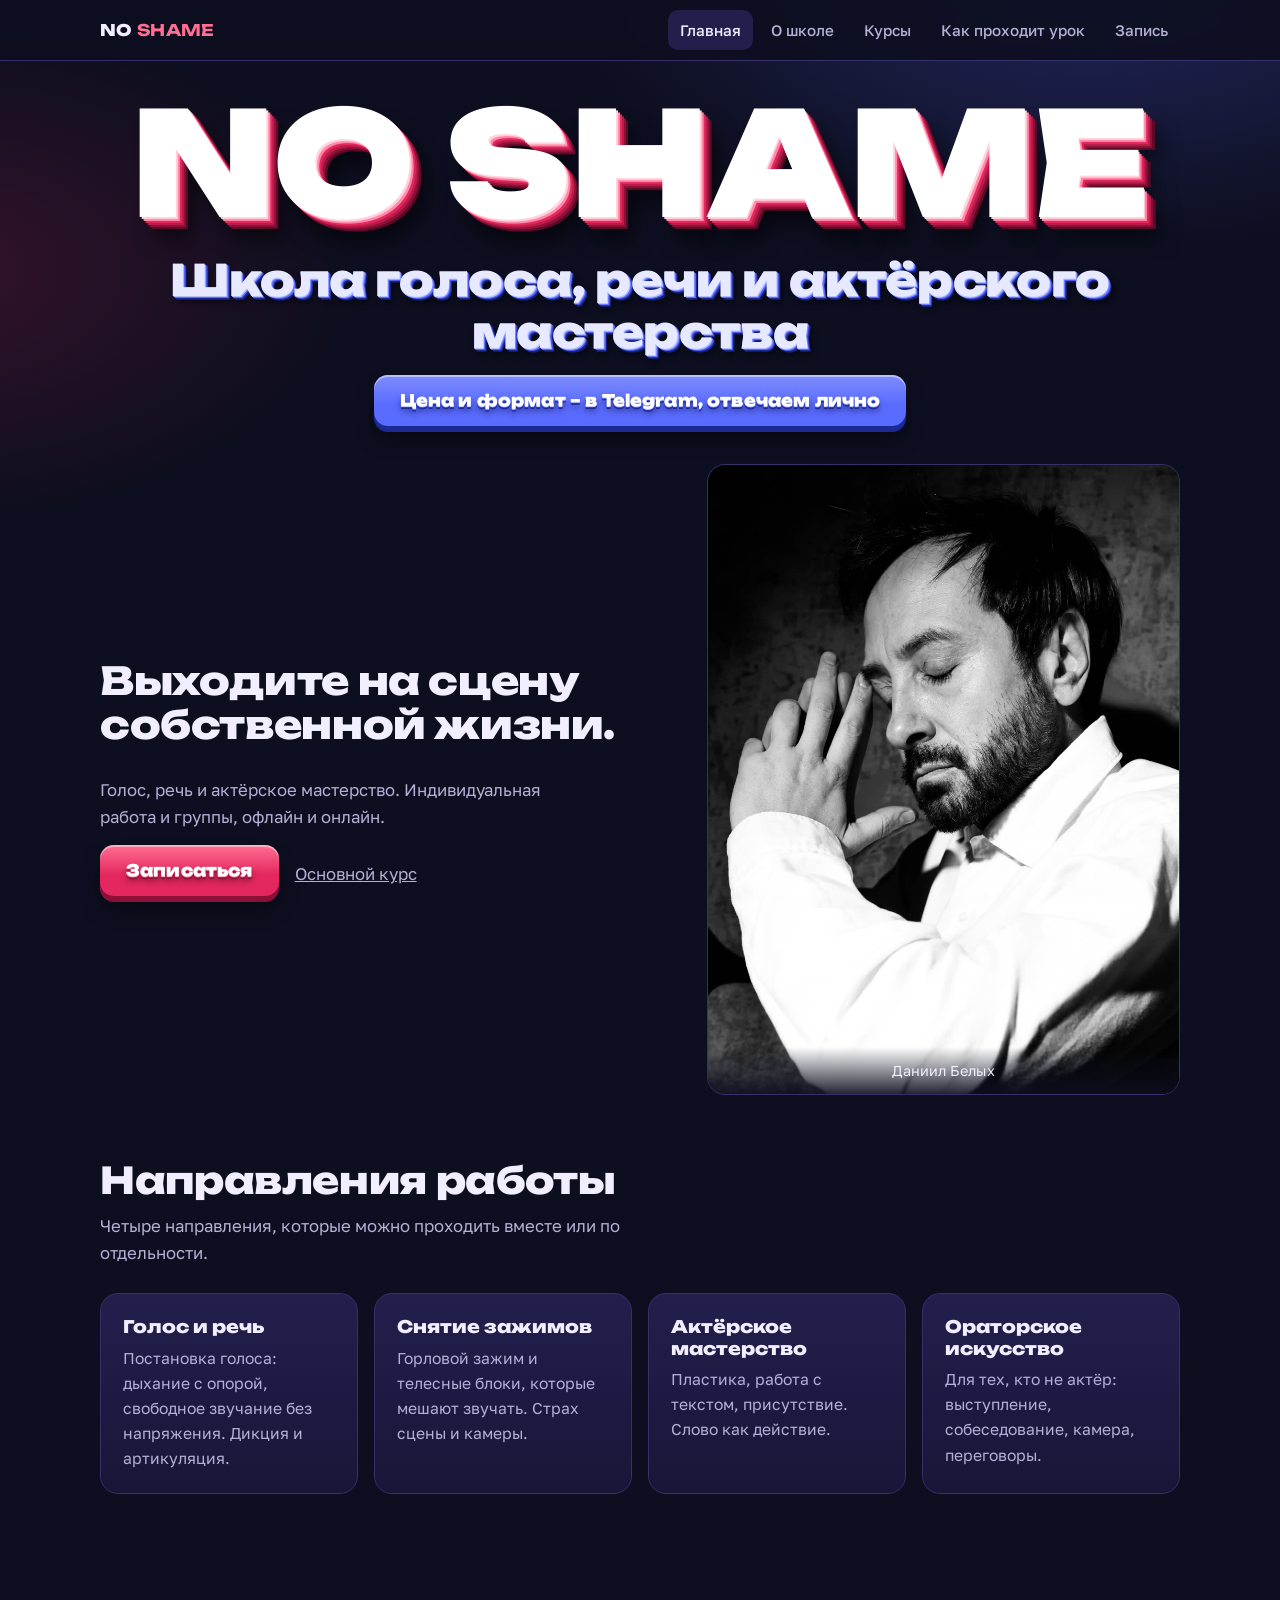
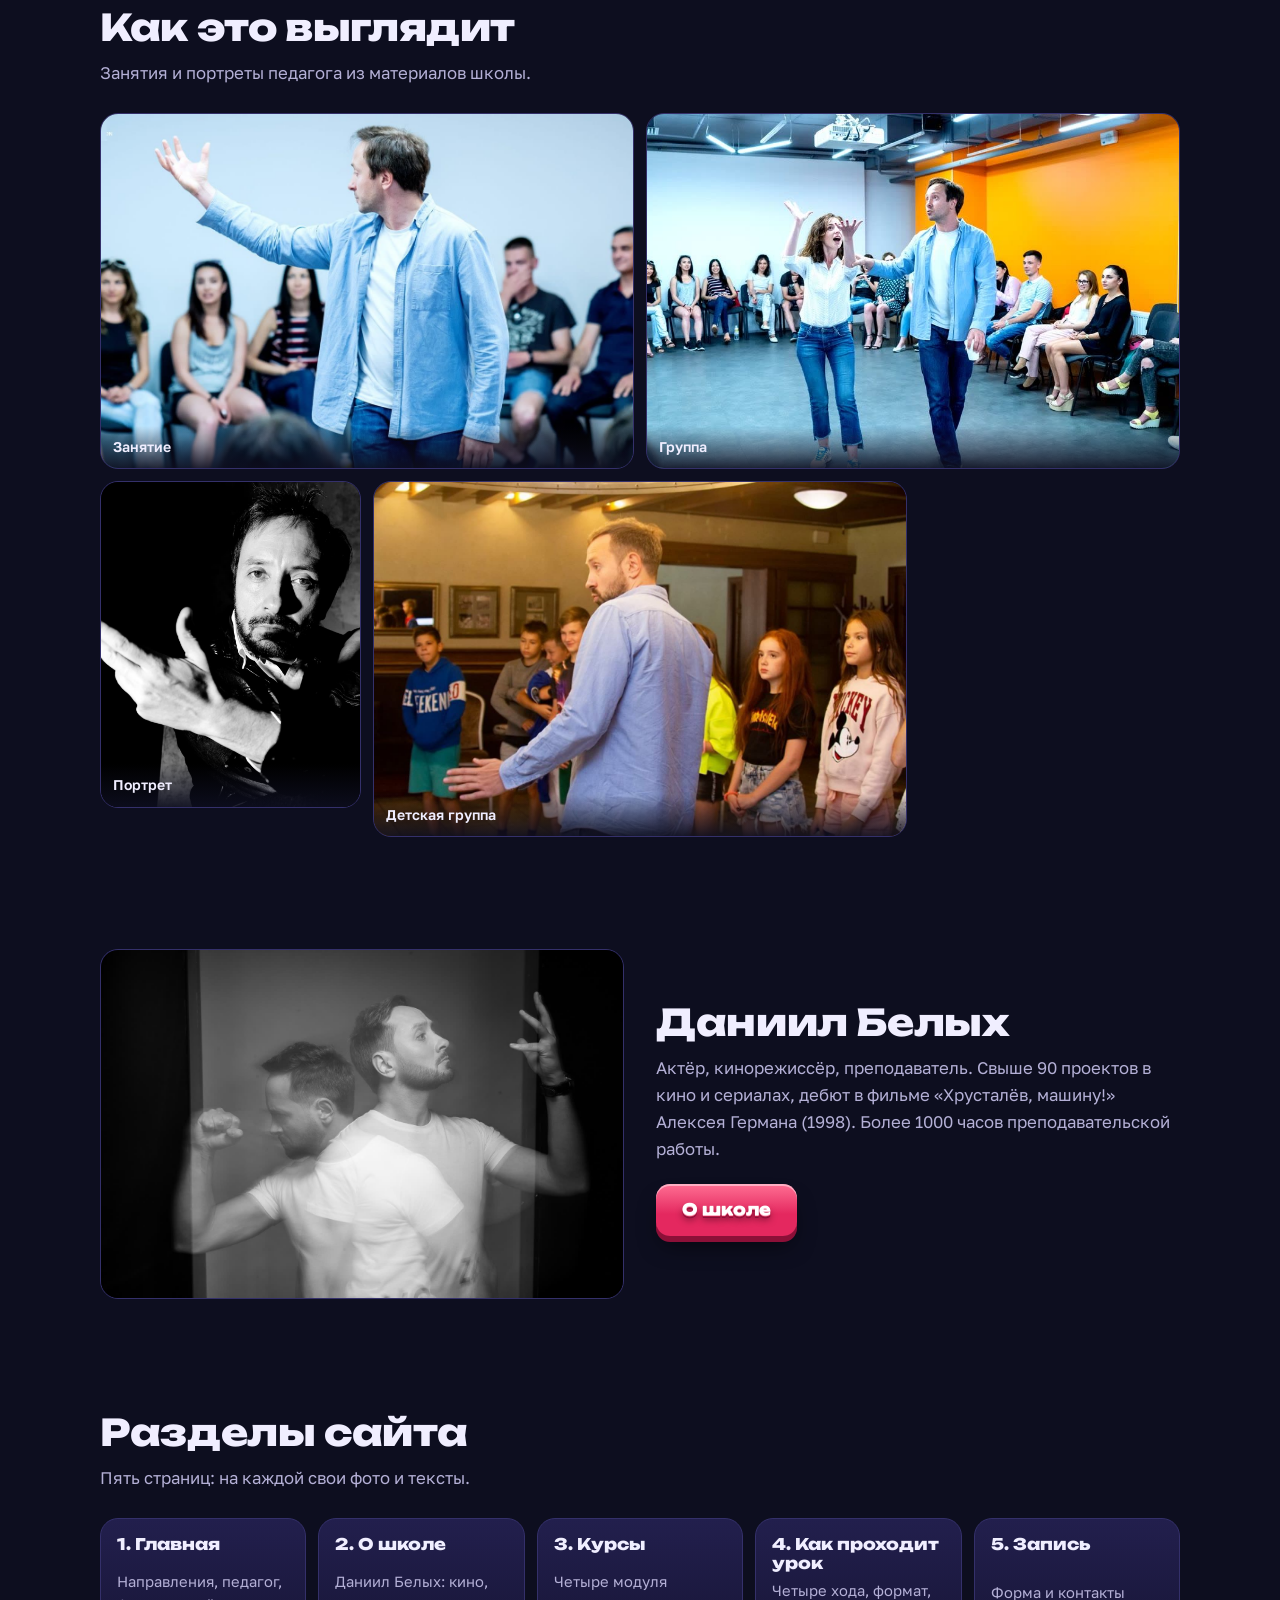
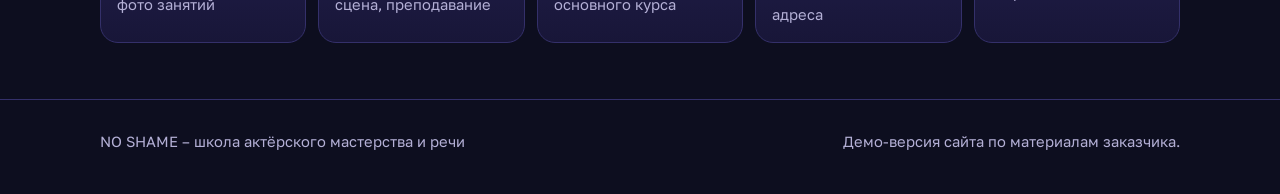
<file: index.html>
<!doctype html>
<html lang="ru">
<head>
<meta charset="utf-8">
<meta name="viewport" content="width=device-width, initial-scale=1">
<meta name="robots" content="noindex, nofollow">
<title>NO SHAME – школа голоса, речи и актёрского мастерства</title>
<meta name="description" content="NO SHAME – школа голоса, речи и актёрского мастерства Даниила Белых. Группы и индивидуальные занятия, офлайн и онлайн.">
<link rel="preconnect" href="https://fonts.googleapis.com">
<link rel="preconnect" href="https://fonts.gstatic.com" crossorigin>
<link href="https://fonts.googleapis.com/css2?family=Unbounded:wght@600;800;900&family=Golos+Text:wght@400;500;600;700&display=swap" rel="stylesheet">
<link rel="stylesheet" href="style.css">
</head>
<body>
<header class="top" id="top">
  <div class="wrap">
    <a class="logo" href="index.html">NO <b>SHAME</b></a>
    <button class="burger" aria-label="Меню" aria-expanded="false" onclick="var t=document.getElementById('top');var o=t.classList.toggle('open');this.setAttribute('aria-expanded',o)">&#9776;</button>
    <nav class="nav" aria-label="Разделы">
      <a href="index.html" aria-current="page">Главная</a>
      <a href="o-shkole.html">О школе</a>
      <a href="kurs.html">Курсы</a>
      <a href="urok.html">Как проходит урок</a>
      <a href="kontakty.html">Запись</a>
    </nav>
  </div>
</header>
<main>
<section class="hero"><div class="wrap">
  <div class="h1box"><h1 class="h1">NO SHAME</h1></div>
  <p class="sub sub3d">Школа голоса, речи и актёрского мастерства</p>
  <div class="price"><span class="pill-3d">Цена и формат – в Telegram, отвечаем лично</span></div>

  <div class="heroRow">
    <div class="copy">
      <h2 class="big">Выходите на сцену собственной жизни.</h2>
      <p>Голос, речь и актёрское мастерство. Индивидуальная работа и группы, офлайн и онлайн.</p>
      <div class="cta">
        <a class="btn-3d" href="kontakty.html#forma">Записаться</a>
        <a href="kurs.html" style="color:var(--mist)">Основной курс</a>
      </div>
    </div>
    <figure class="photo tall">
      <img src="img/danil-portrait.jpg" alt="Даниил Белых, актёр и преподаватель школы NO SHAME" width="900" height="1349">
      <figcaption>Даниил Белых</figcaption>
    </figure>
  </div>
</div></section>

<section><div class="wrap">
  <h2>Направления работы</h2>
  <p class="lead">Четыре направления, которые можно проходить вместе или по отдельности.</p>
  <div class="grid4">
    <article class="card"><h3>Голос и речь</h3><p>Постановка голоса: дыхание с опорой, свободное звучание без напряжения. Дикция и артикуляция.</p></article>
    <article class="card"><h3>Снятие зажимов</h3><p>Горловой зажим и телесные блоки, которые мешают звучать. Страх сцены и камеры.</p></article>
    <article class="card"><h3>Актёрское мастерство</h3><p>Пластика, работа с текстом, присутствие. Слово как действие.</p></article>
    <article class="card"><h3>Ораторское искусство</h3><p>Для тех, кто не актёр: выступление, собеседование, камера, переговоры.</p></article>
  </div>
</div></section>

<section><div class="wrap">
  <h2>Как это выглядит</h2>
  <p class="lead">Занятия и портреты педагога из материалов школы.</p>
  <div class="gallery"><figure class="g w"><img src="img/lesson-blue.jpg" alt="Даниил Белых ведёт занятие" loading="lazy"><figcaption>Занятие</figcaption></figure><figure class="g w"><img src="img/circle.jpg" alt="Группа в кругу" loading="lazy"><figcaption>Группа</figcaption></figure><figure class="g "><img src="img/hands.jpg" alt="Даниил Белых, портрет" loading="lazy"><figcaption>Портрет</figcaption></figure><figure class="g w"><img src="img/kids.jpg" alt="Детская группа" loading="lazy"><figcaption>Детская группа</figcaption></figure></div>
</div></section>

<section><div class="wrap split">
  <figure class="photo wide"><img src="img/danil-studio.jpg" alt="Даниил Белых, студийный портрет" width="1400" height="933" loading="lazy"></figure>
  <div>
    <h2>Даниил Белых</h2>
    <p class="lead">Актёр, кинорежиссёр, преподаватель. Свыше 90 проектов в кино и сериалах, дебют в фильме «Хрусталёв, машину!» Алексея Германа (1998). Более 1000 часов преподавательской работы.</p>
    <a class="btn-3d" href="o-shkole.html">О школе</a>
  </div>
</div></section>

<section><div class="wrap">
  <h2>Разделы сайта</h2>
  <p class="lead">Пять страниц: на каждой свои фото и тексты.</p>
  <div class="sitemap">
    <a class="map" href="index.html"><b>1. Главная</b><span>Направления, педагог, фото занятий</span></a>
    <a class="map" href="o-shkole.html"><b>2. О школе</b><span>Даниил Белых: кино, сцена, преподавание</span></a>
    <a class="map" href="kurs.html"><b>3. Курсы</b><span>Четыре модуля основного курса</span></a>
    <a class="map" href="urok.html"><b>4. Как проходит урок</b><span>Четыре хода, формат, адреса</span></a>
    <a class="map" href="kontakty.html#forma"><b>5. Запись</b><span>Форма и контакты</span></a>
  </div>
</div></section>
</main>
<nav class="tabbar" aria-label="Разделы сайта">
  <a href="index.html" aria-current="page">Главная</a> <a href="o-shkole.html">О школе</a> <a href="kurs.html">Курсы</a> <a href="urok.html">Урок</a> <a href="kontakty.html" class="tab-cta">Запись</a>
</nav>
<footer>
  <div class="wrap">
    <span>NO SHAME – школа актёрского мастерства и речи</span>
    <span>Демо-версия сайта по материалам заказчика.</span>
  </div>
</footer>
</body>
</html>
</file>
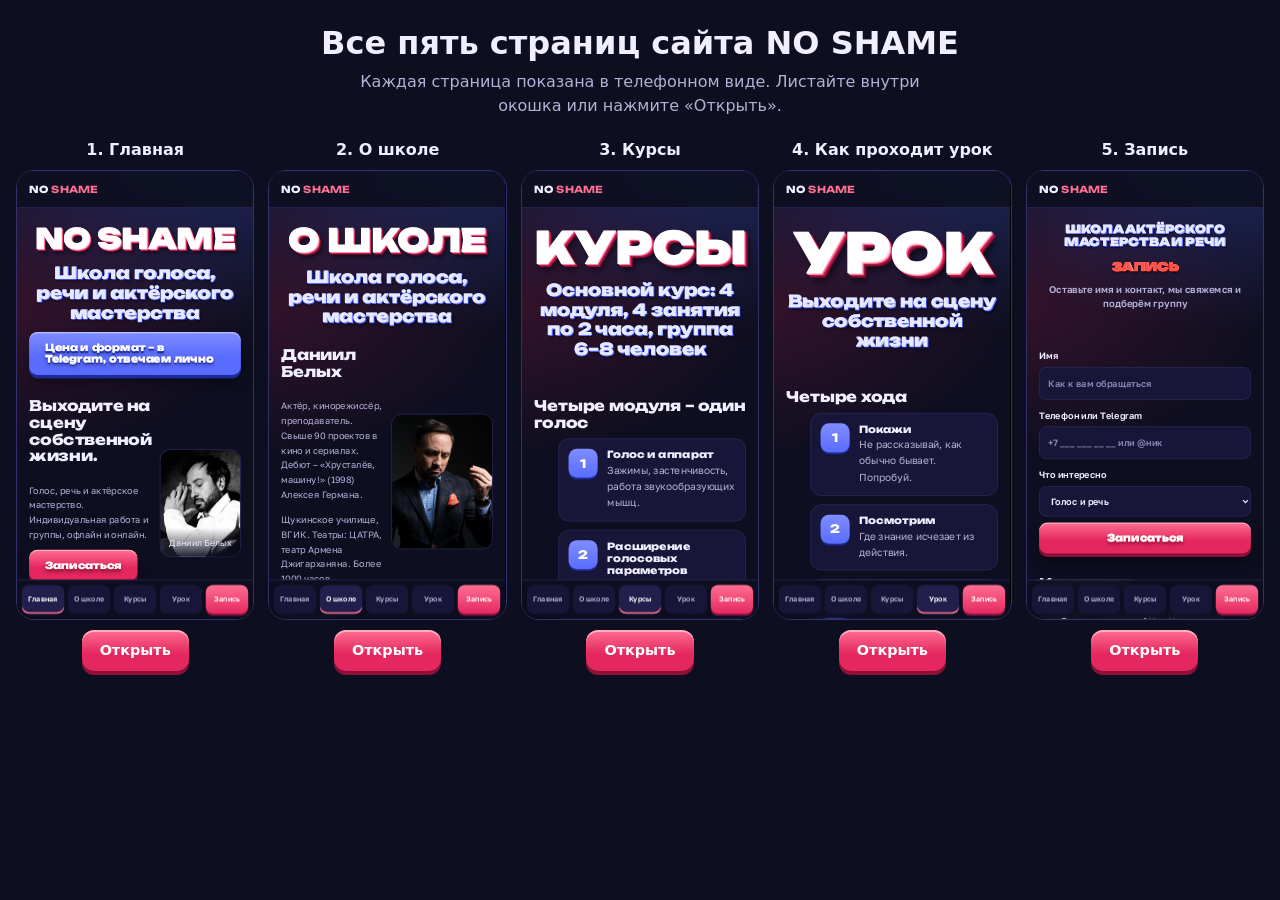
<file: 5-stranic.html>
<!doctype html>
<html lang="ru">
<head>
<meta charset="utf-8">
<meta name="viewport" content="width=device-width, initial-scale=1">
<meta name="robots" content="noindex, nofollow">
<title>Все пять страниц сайта NO SHAME</title>
<style>
:root{--night:#0d0e1f;--plum:#181638;--line:#34306a;--ice:#f0eeff;--mist:#b4b0d6;--rasp:#e4285f;--rasp-hi:#ff6f93;--rasp-edge:#8c1038}
*{box-sizing:border-box;margin:0}
body{background:var(--night);color:var(--ice);font:400 1rem/1.5 "Golos Text",system-ui,sans-serif;padding:24px 16px 48px}
h1{font:800 clamp(1.3rem,3.2vw,2rem)/1.2 "Unbounded","Arial Black",system-ui,sans-serif;text-align:center}
.lead{color:var(--mist);text-align:center;margin:8px auto 22px;max-width:60ch}
.row{display:grid;grid-template-columns:repeat(5,minmax(0,1fr));gap:14px;max-width:1500px;margin:0 auto}
.p{display:grid;gap:10px;justify-items:center}
.p h2{font:800 1rem/1.2 "Unbounded","Arial Black",system-ui,sans-serif}
.frame{width:100%;aspect-ratio:9/17;border:1px solid var(--line);border-radius:18px;overflow:hidden;background:#000;position:relative}
.frame iframe{position:absolute;left:0;top:0;width:390px;height:737px;border:0;transform-origin:0 0}
a.open{display:inline-block;text-decoration:none;color:#fff;font:800 .9rem/1.2 "Unbounded","Arial Black",system-ui,sans-serif;padding:12px 18px;border-radius:12px;
  background:linear-gradient(180deg,var(--rasp-hi),var(--rasp) 58%);box-shadow:inset 0 2px 0 rgba(255,255,255,.45),0 4px 0 var(--rasp-edge)}
@media (max-width:1100px){.row{grid-template-columns:repeat(2,minmax(0,1fr))}}
@media (max-width:560px){.row{grid-template-columns:1fr}.frame{max-width:390px}}
</style>
</head>
<body>
<h1>Все пять страниц сайта NO SHAME</h1>
<p class="lead">Каждая страница показана в телефонном виде. Листайте внутри окошка или нажмите «Открыть».</p>
<div class="row">
  <section class="p"><h2>1. Главная</h2><div class="frame"><iframe src="index.html" title="Главная" loading="lazy"></iframe></div><a class="open" href="index.html">Открыть</a></section>
  <section class="p"><h2>2. О школе</h2><div class="frame"><iframe src="o-shkole.html" title="О школе" loading="lazy"></iframe></div><a class="open" href="o-shkole.html">Открыть</a></section>
  <section class="p"><h2>3. Курсы</h2><div class="frame"><iframe src="kurs.html" title="Курсы" loading="lazy"></iframe></div><a class="open" href="kurs.html">Открыть</a></section>
  <section class="p"><h2>4. Как проходит урок</h2><div class="frame"><iframe src="urok.html" title="Как проходит урок" loading="lazy"></iframe></div><a class="open" href="urok.html">Открыть</a></section>
  <section class="p"><h2>5. Запись</h2><div class="frame"><iframe src="kontakty.html" title="Запись" loading="lazy"></iframe></div><a class="open" href="kontakty.html">Открыть</a></section>
</div>
<script>
// подгоняем масштаб телефонного окошка под ширину колонки
function fit(){document.querySelectorAll('.frame').forEach(function(f){var s=f.clientWidth/390;var i=f.querySelector('iframe');i.style.transform='scale('+s+')';i.style.height=(f.clientHeight/s)+'px';});}
addEventListener('load',fit);addEventListener('resize',fit);
</script>
</body>
</html>
</file>
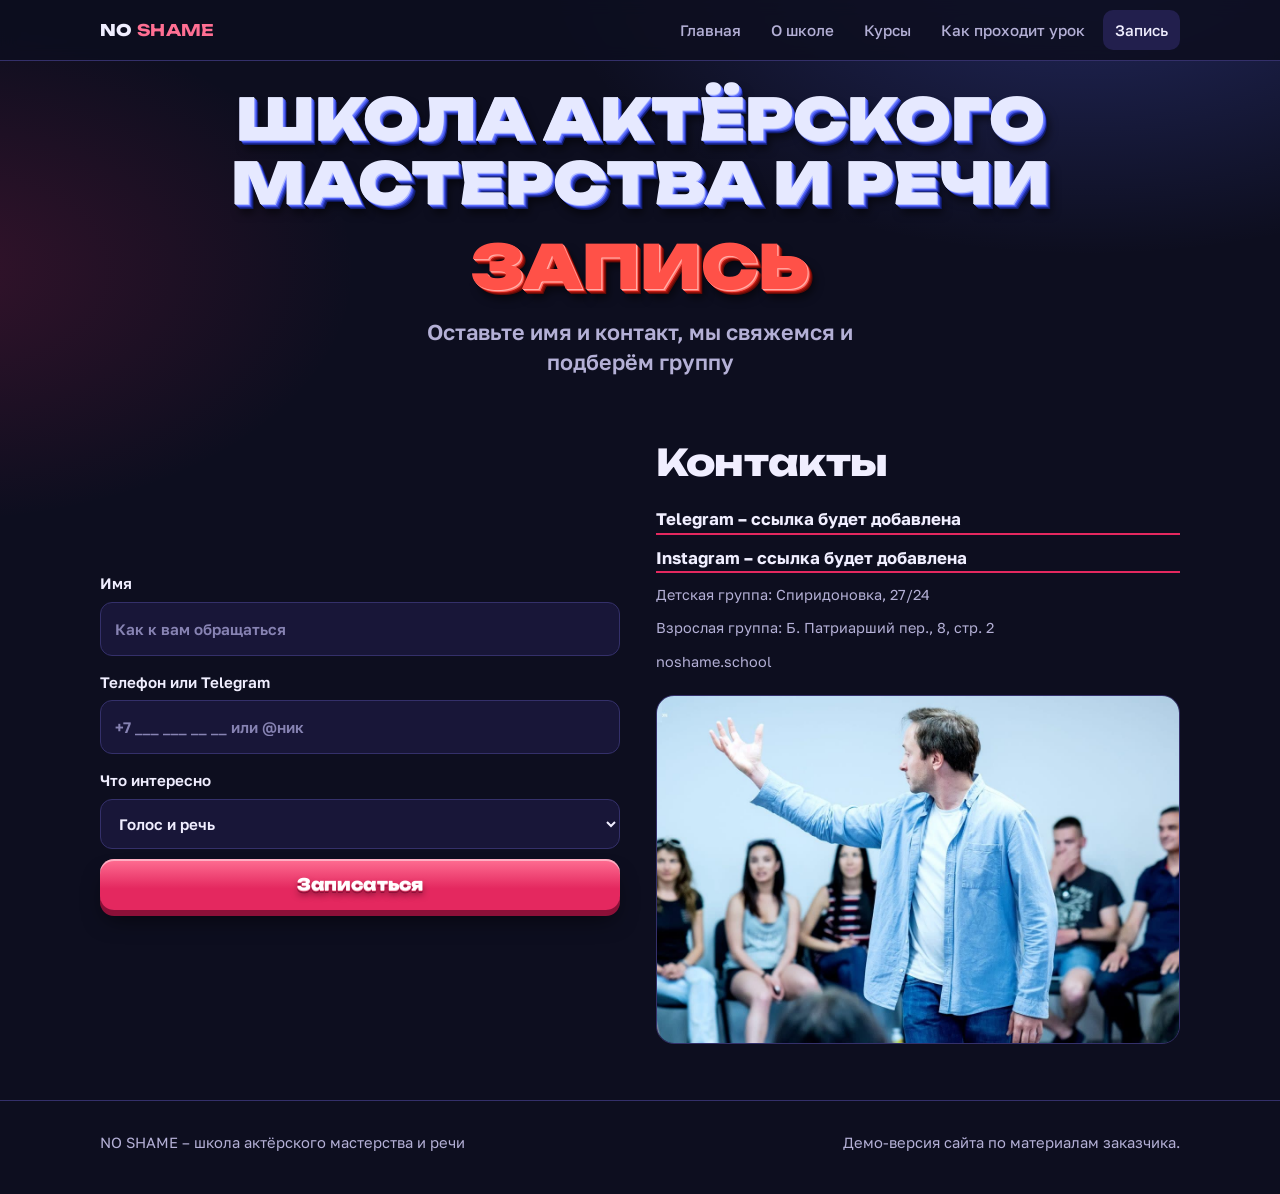
<file: kontakty.html>
<!doctype html>
<html lang="ru">
<head>
<meta charset="utf-8">
<meta name="viewport" content="width=device-width, initial-scale=1">
<meta name="robots" content="noindex, nofollow">
<title>Запись на занятие – NO SHAME</title>
<meta name="description" content="Запишитесь на занятие в школе NO SHAME.">
<link rel="preconnect" href="https://fonts.googleapis.com">
<link rel="preconnect" href="https://fonts.gstatic.com" crossorigin>
<link href="https://fonts.googleapis.com/css2?family=Unbounded:wght@600;800;900&family=Golos+Text:wght@400;500;600;700&display=swap" rel="stylesheet">
<link rel="stylesheet" href="style.css">
</head>
<body>
<header class="top" id="top">
  <div class="wrap">
    <a class="logo" href="index.html">NO <b>SHAME</b></a>
    <button class="burger" aria-label="Меню" aria-expanded="false" onclick="var t=document.getElementById('top');var o=t.classList.toggle('open');this.setAttribute('aria-expanded',o)">&#9776;</button>
    <nav class="nav" aria-label="Разделы">
      <a href="index.html">Главная</a>
      <a href="o-shkole.html">О школе</a>
      <a href="kurs.html">Курсы</a>
      <a href="urok.html">Как проходит урок</a>
      <a href="kontakty.html" aria-current="page">Запись</a>
    </nav>
  </div>
</header>
<main>
<section class="hero"><div class="wrap">
  <div class="h1box"><span class="wave3d wave-blue" style="font-size:5.3cqw" data-t="ШКОЛА АКТЁРСКОГО&#10;МАСТЕРСТВА И РЕЧИ" role="heading" aria-level="1">ШКОЛА АКТЁРСКОГО
МАСТЕРСТВА И РЕЧИ</span></div>
  <div class="h1box" style="margin-top:18px"><a class="wave3d wave-red live" style="font-size:5.6cqw" href="#forma" data-t="ЗАПИСЬ">ЗАПИСЬ</a></div>
  <p class="sub">Оставьте имя и контакт, мы свяжемся и подберём группу</p>
</div></section>

<section id="forma"><div class="wrap split">
  <form id="f" novalidate>
    <label>Имя<input name="name" autocomplete="name" placeholder="Как к вам обращаться" required></label>
    <label>Телефон или Telegram<input name="phone" autocomplete="tel" placeholder="+7 ___ ___ __ __ или @ник" required></label>
    <label>Что интересно
      <select name="topic">
        <option>Голос и речь</option>
        <option>Снятие зажимов</option>
        <option>Актёрское мастерство</option>
        <option>Ораторское искусство</option>
        <option>Пока не знаю</option>
      </select>
    </label>
    <button class="btn-3d" type="submit">Записаться</button>
    <p class="ok" id="ok" role="status">Это демо-версия: заявка никуда не отправляется. В готовом сайте здесь будет отправка вам в Telegram.</p>
  </form>
  <div class="contacts">
    <h2>Контакты</h2>
    <a href="#">Telegram – ссылка будет добавлена</a>
    <a href="#">Instagram – ссылка будет добавлена</a>
    <span class="note">Детская группа: Спиридоновка, 27/24</span>
    <span class="note">Взрослая группа: Б. Патриарший пер., 8, стр. 2</span>
    <span class="note">noshame.school</span>
    <figure class="photo wide" style="margin-top:12px"><img src="img/lesson-blue.jpg" alt="Занятие в школе NO SHAME" width="1400" height="788" loading="lazy"></figure>
  </div>
</div></section>
</main>
<script>
document.getElementById('f').addEventListener('submit',function(e){e.preventDefault();document.getElementById('ok').style.display='block';});
</script>
<nav class="tabbar" aria-label="Разделы сайта">
  <a href="index.html">Главная</a> <a href="o-shkole.html">О школе</a> <a href="kurs.html">Курсы</a> <a href="urok.html">Урок</a> <a href="kontakty.html" aria-current="page" class="tab-cta">Запись</a>
</nav>
<footer>
  <div class="wrap">
    <span>NO SHAME – школа актёрского мастерства и речи</span>
    <span>Демо-версия сайта по материалам заказчика.</span>
  </div>
</footer>
</body>
</html>
</file>
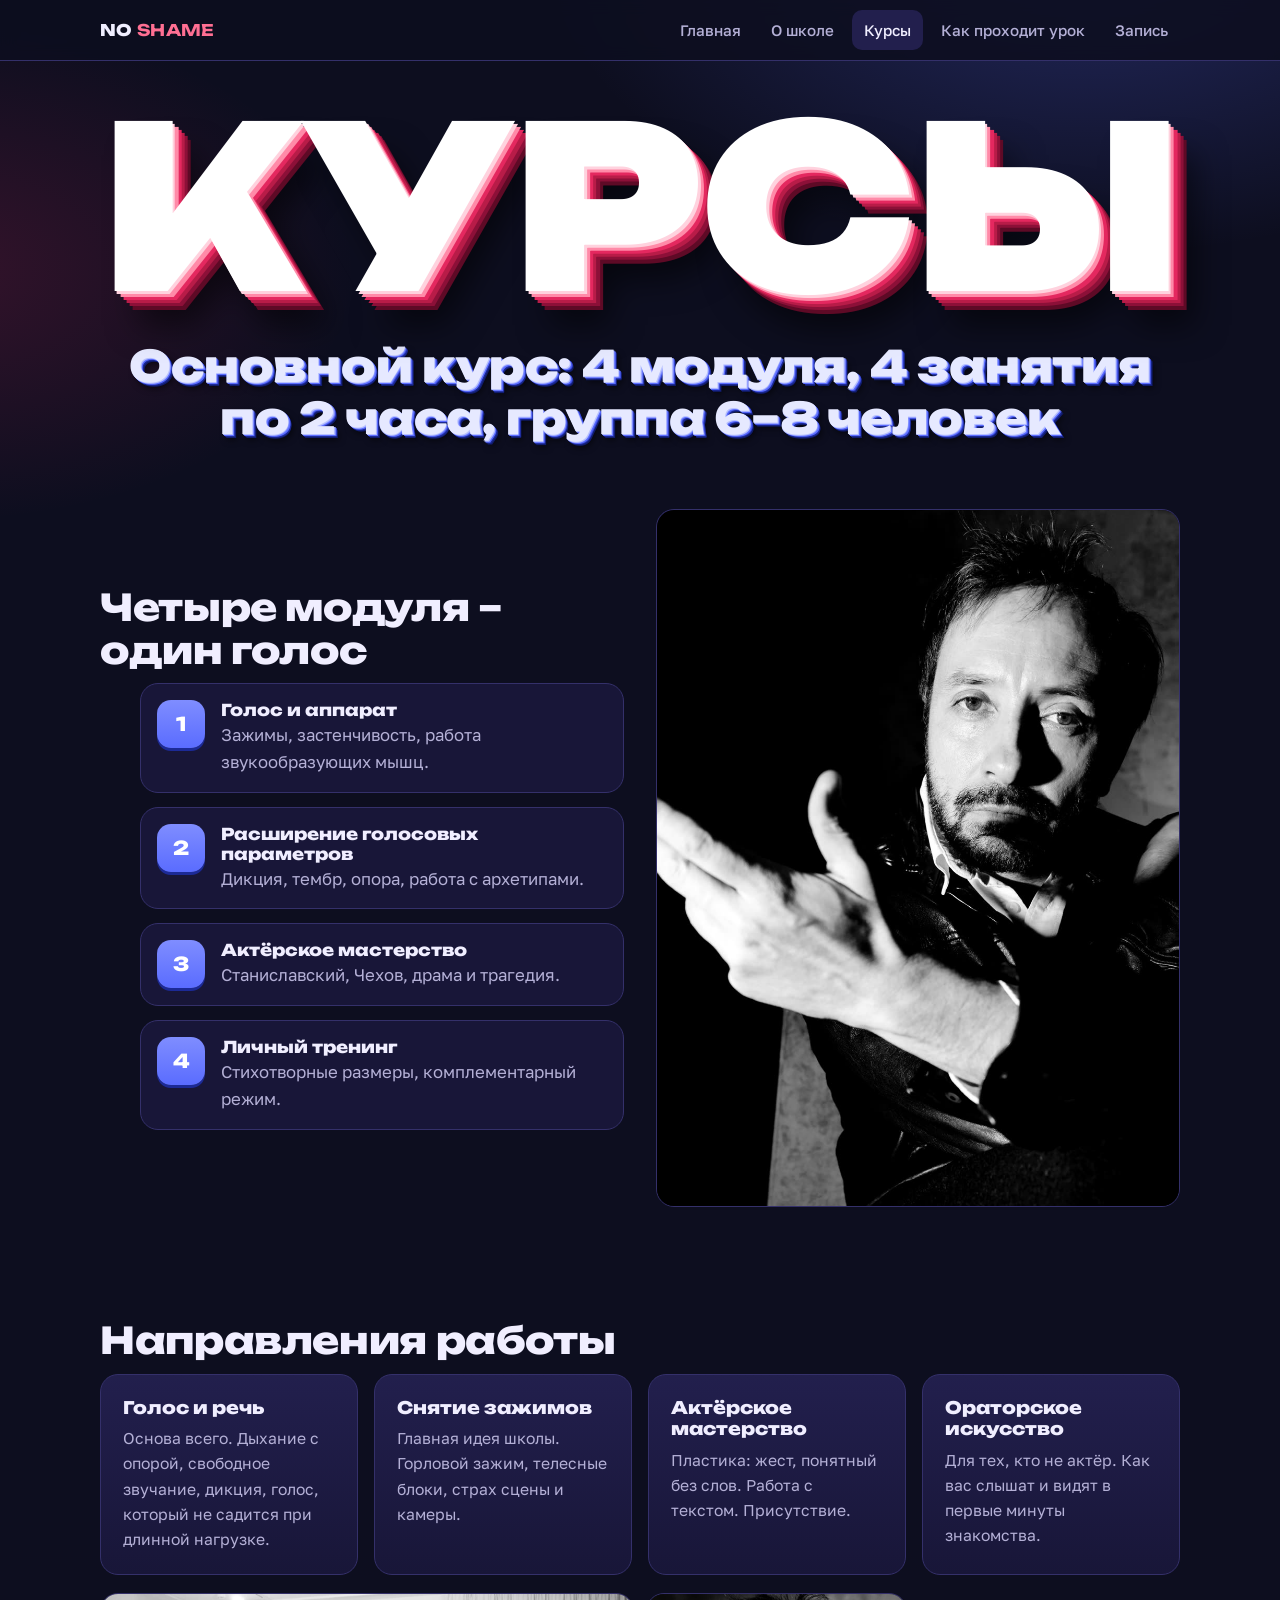
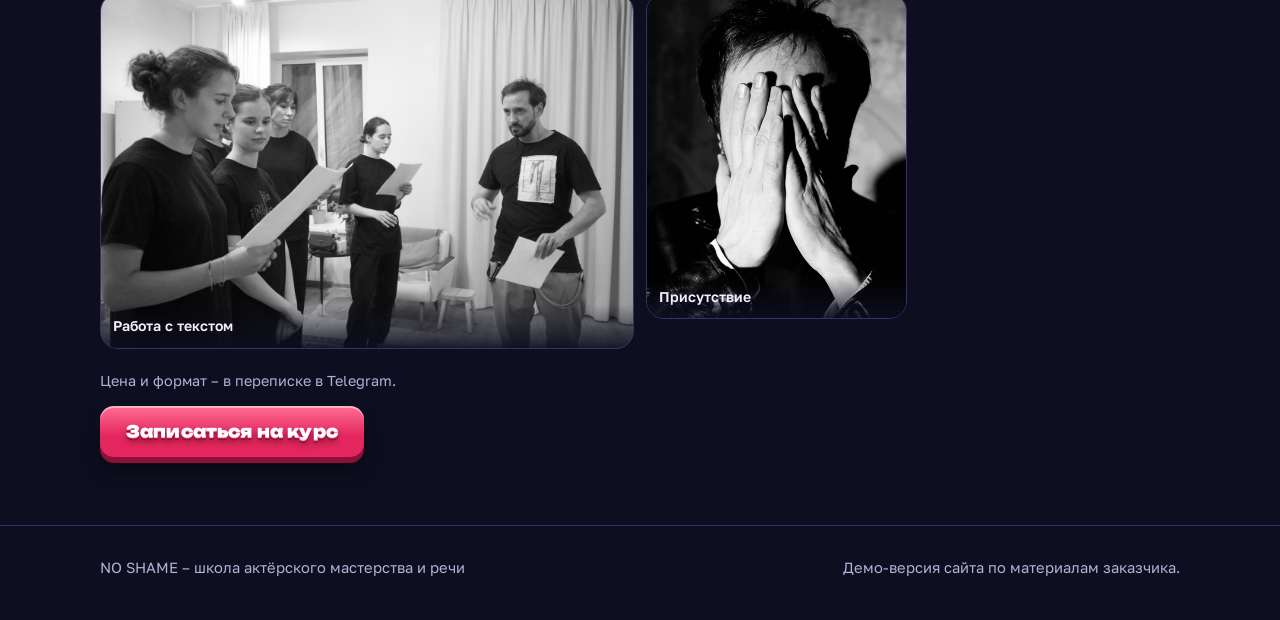
<file: kurs.html>
<!doctype html>
<html lang="ru">
<head>
<meta charset="utf-8">
<meta name="viewport" content="width=device-width, initial-scale=1">
<meta name="robots" content="noindex, nofollow">
<title>Основной курс – NO SHAME</title>
<meta name="description" content="Основной курс школы NO SHAME: четыре модуля, четыре занятия по два часа, группа 6–8 человек.">
<link rel="preconnect" href="https://fonts.googleapis.com">
<link rel="preconnect" href="https://fonts.gstatic.com" crossorigin>
<link href="https://fonts.googleapis.com/css2?family=Unbounded:wght@600;800;900&family=Golos+Text:wght@400;500;600;700&display=swap" rel="stylesheet">
<link rel="stylesheet" href="style.css">
</head>
<body>
<header class="top" id="top">
  <div class="wrap">
    <a class="logo" href="index.html">NO <b>SHAME</b></a>
    <button class="burger" aria-label="Меню" aria-expanded="false" onclick="var t=document.getElementById('top');var o=t.classList.toggle('open');this.setAttribute('aria-expanded',o)">&#9776;</button>
    <nav class="nav" aria-label="Разделы">
      <a href="index.html">Главная</a>
      <a href="o-shkole.html">О школе</a>
      <a href="kurs.html" aria-current="page">Курсы</a>
      <a href="urok.html">Как проходит урок</a>
      <a href="kontakty.html">Запись</a>
    </nav>
  </div>
</header>
<main>
<section class="hero"><div class="wrap">
  <div class="h1box"><h1 class="h1" style="font-size:21cqw">КУРСЫ</h1></div>
  <p class="sub sub3d">Основной курс: 4 модуля, 4 занятия по 2 часа, группа 6–8 человек</p>
</div></section>

<section><div class="wrap split">
  <div>
    <h2>Четыре модуля – один голос</h2>
    <ol class="steps">
      <li><div><b>Голос и аппарат</b><span>Зажимы, застенчивость, работа звукообразующих мышц.</span></div></li>
      <li><div><b>Расширение голосовых параметров</b><span>Дикция, тембр, опора, работа с архетипами.</span></div></li>
      <li><div><b>Актёрское мастерство</b><span>Станиславский, Чехов, драма и трагедия.</span></div></li>
      <li><div><b>Личный тренинг</b><span>Стихотворные размеры, комплементарный режим.</span></div></li>
    </ol>
  </div>
  <figure class="photo tall"><img src="img/hands.jpg" alt="Даниил Белых, портрет" width="1000" height="1498" loading="lazy"></figure>
</div></section>

<section><div class="wrap">
  <h2>Направления работы</h2>
  <div class="grid4">
    <article class="card"><h3>Голос и речь</h3><p>Основа всего. Дыхание с опорой, свободное звучание, дикция, голос, который не садится при длинной нагрузке.</p></article>
    <article class="card"><h3>Снятие зажимов</h3><p>Главная идея школы. Горловой зажим, телесные блоки, страх сцены и камеры.</p></article>
    <article class="card"><h3>Актёрское мастерство</h3><p>Пластика: жест, понятный без слов. Работа с текстом. Присутствие.</p></article>
    <article class="card"><h3>Ораторское искусство</h3><p>Для тех, кто не актёр. Как вас слышат и видят в первые минуты знакомства.</p></article>
  </div>
  <div class="gallery"><figure class="g w"><img src="img/lesson-bw.jpg" alt="Чтение текста на занятии" loading="lazy"><figcaption>Работа с текстом</figcaption></figure><figure class="g "><img src="img/face.jpg" alt="Даниил Белых, портрет" loading="lazy"><figcaption>Присутствие</figcaption></figure></div>
  <p class="note" style="margin-top:20px">Цена и формат – в переписке в Telegram.</p>
  <div style="margin-top:18px"><a class="btn-3d" href="kontakty.html#forma">Записаться на курс</a></div>
</div></section>
</main>
<nav class="tabbar" aria-label="Разделы сайта">
  <a href="index.html">Главная</a> <a href="o-shkole.html">О школе</a> <a href="kurs.html" aria-current="page">Курсы</a> <a href="urok.html">Урок</a> <a href="kontakty.html" class="tab-cta">Запись</a>
</nav>
<footer>
  <div class="wrap">
    <span>NO SHAME – школа актёрского мастерства и речи</span>
    <span>Демо-версия сайта по материалам заказчика.</span>
  </div>
</footer>
</body>
</html>
</file>
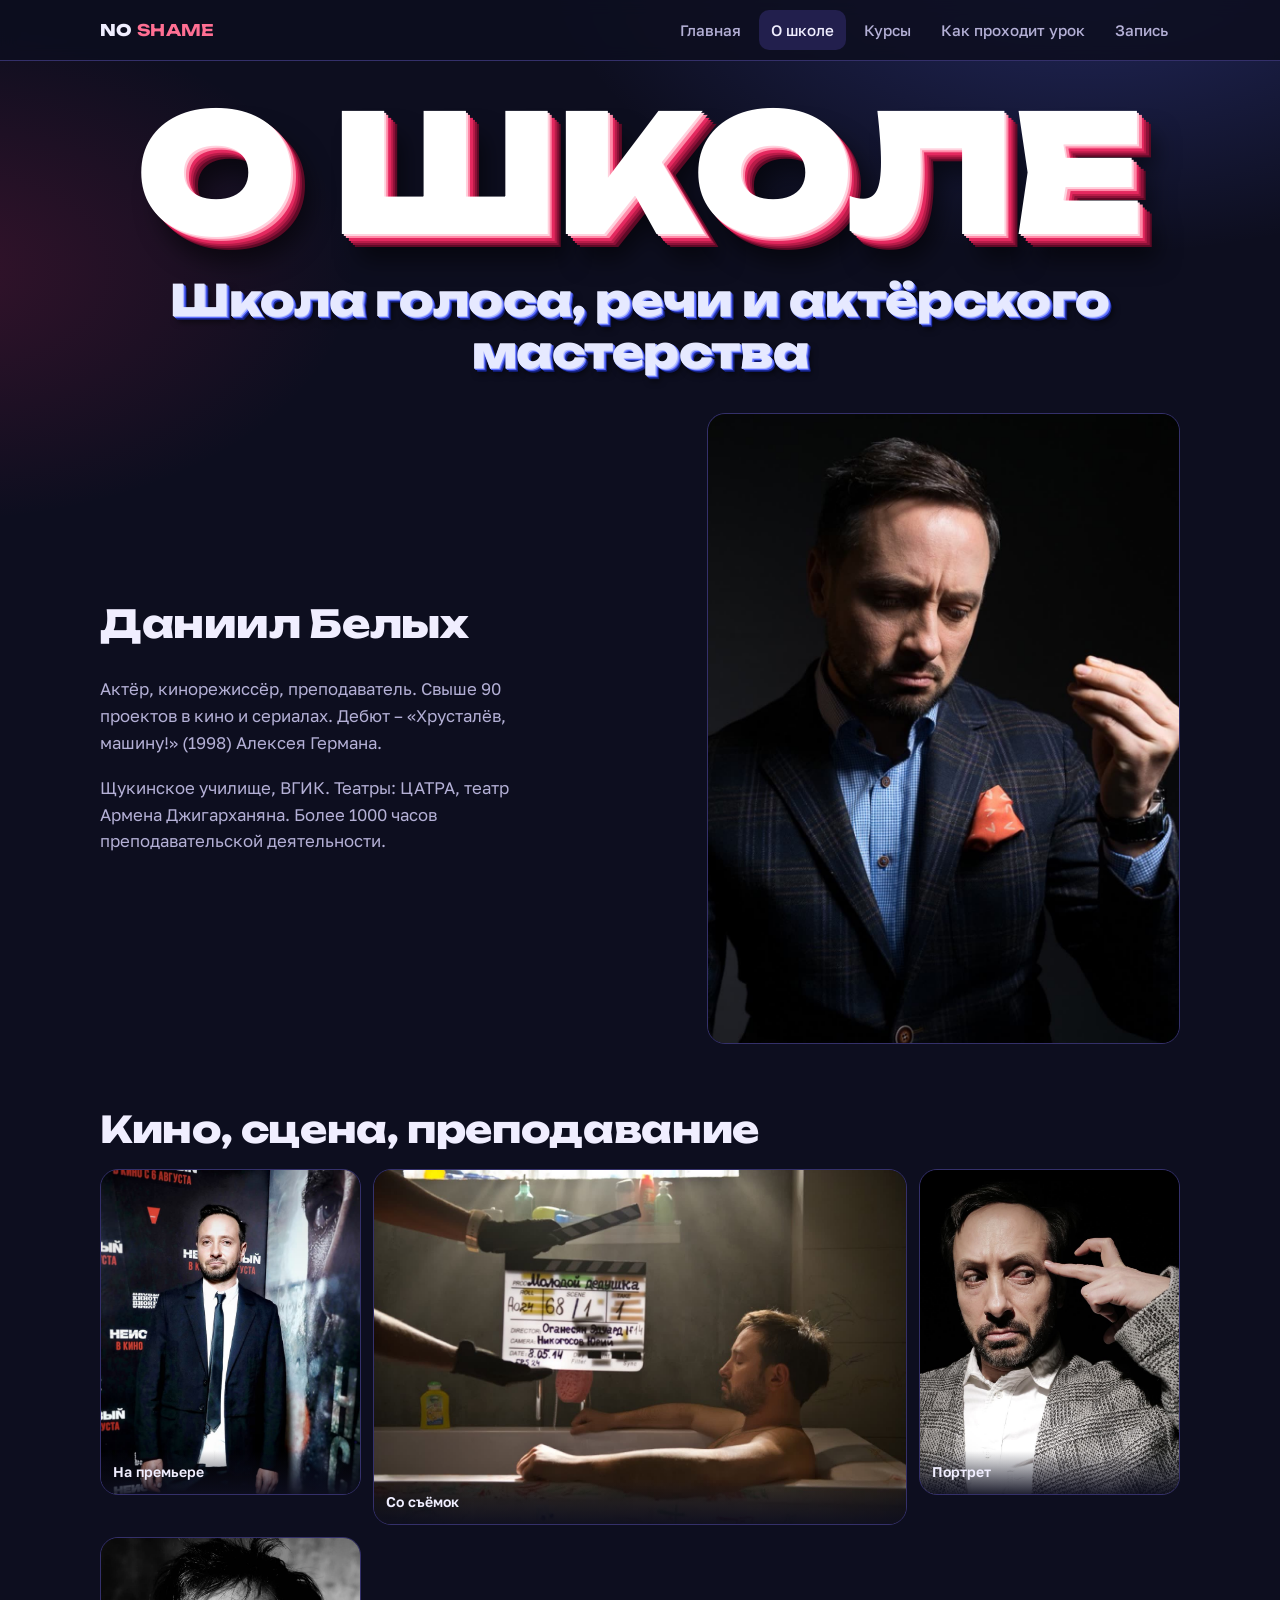
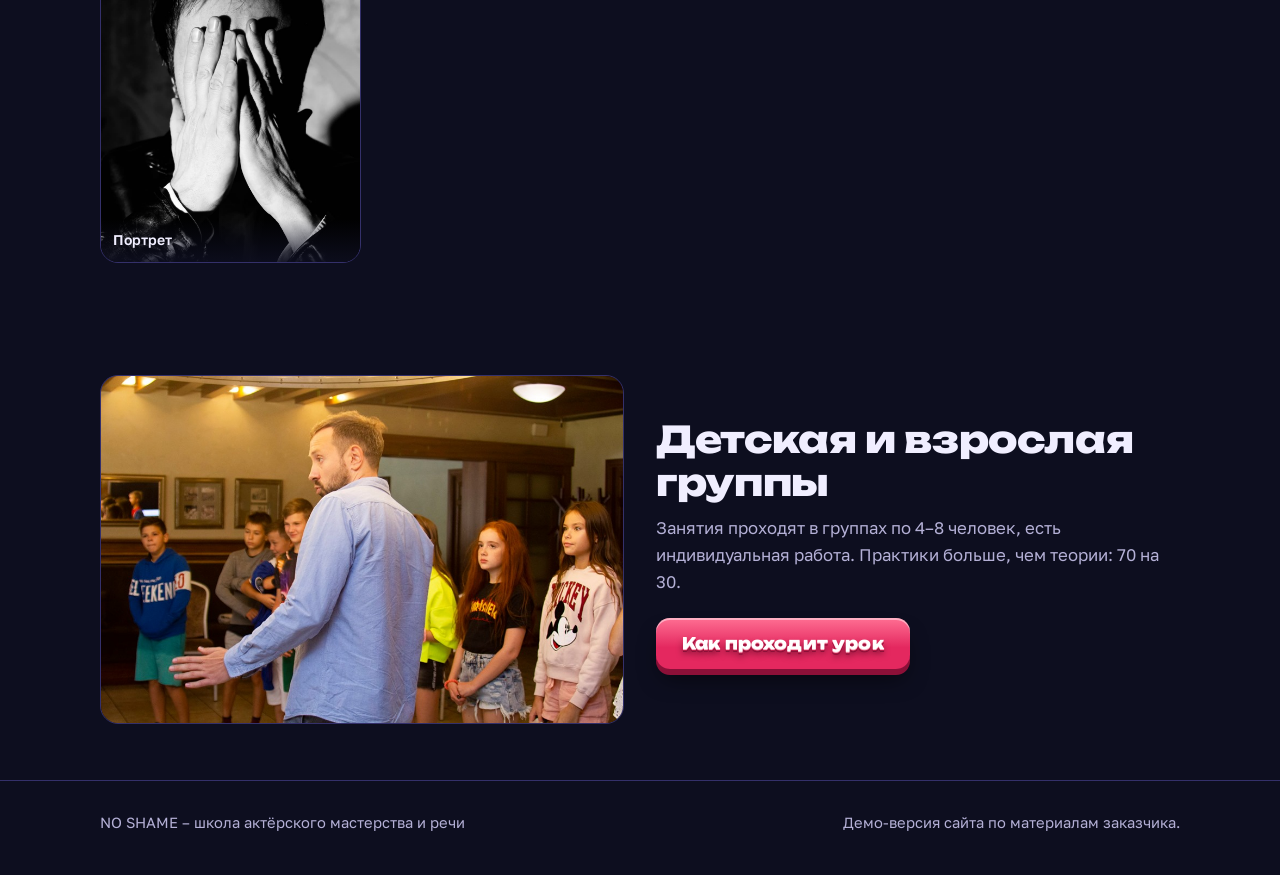
<file: o-shkole.html>
<!doctype html>
<html lang="ru">
<head>
<meta charset="utf-8">
<meta name="viewport" content="width=device-width, initial-scale=1">
<meta name="robots" content="noindex, nofollow">
<title>О школе – NO SHAME</title>
<meta name="description" content="О школе NO SHAME и педагоге Данииле Белых: актёр, кинорежиссёр, преподаватель.">
<link rel="preconnect" href="https://fonts.googleapis.com">
<link rel="preconnect" href="https://fonts.gstatic.com" crossorigin>
<link href="https://fonts.googleapis.com/css2?family=Unbounded:wght@600;800;900&family=Golos+Text:wght@400;500;600;700&display=swap" rel="stylesheet">
<link rel="stylesheet" href="style.css">
</head>
<body>
<header class="top" id="top">
  <div class="wrap">
    <a class="logo" href="index.html">NO <b>SHAME</b></a>
    <button class="burger" aria-label="Меню" aria-expanded="false" onclick="var t=document.getElementById('top');var o=t.classList.toggle('open');this.setAttribute('aria-expanded',o)">&#9776;</button>
    <nav class="nav" aria-label="Разделы">
      <a href="index.html">Главная</a>
      <a href="o-shkole.html" aria-current="page">О школе</a>
      <a href="kurs.html">Курсы</a>
      <a href="urok.html">Как проходит урок</a>
      <a href="kontakty.html">Запись</a>
    </nav>
  </div>
</header>
<main>
<section class="hero"><div class="wrap">
  <div class="h1box"><h1 class="h1" style="font-size:15.2cqw">О ШКОЛЕ</h1></div>
  <p class="sub sub3d">Школа голоса, речи и актёрского мастерства</p>
  <div class="heroRow">
    <div class="copy">
      <h2 class="big">Даниил Белых</h2>
      <p>Актёр, кинорежиссёр, преподаватель. Свыше 90 проектов в кино и сериалах. Дебют – «Хрусталёв, машину!» (1998) Алексея Германа.</p>
      <p>Щукинское училище, ВГИК. Театры: ЦАТРА, театр Армена Джигарханяна. Более 1000 часов преподавательской деятельности.</p>
    </div>
    <figure class="photo tall">
      <img src="img/suit.jpg" alt="Даниил Белых" width="1000" height="1499">
    </figure>
  </div>
</div></section>

<section><div class="wrap">
  <h2>Кино, сцена, преподавание</h2>
  <div class="gallery"><figure class="g "><img src="img/premiere.jpg" alt="Даниил Белых на премьере фильма" loading="lazy"><figcaption>На премьере</figcaption></figure><figure class="g w"><img src="img/film.jpg" alt="Кадр со съёмок" loading="lazy"><figcaption>Со съёмок</figcaption></figure><figure class="g "><img src="img/eyes.jpg" alt="Даниил Белых, портрет" loading="lazy"><figcaption>Портрет</figcaption></figure><figure class="g "><img src="img/face.jpg" alt="Даниил Белых, портрет" loading="lazy"><figcaption>Портрет</figcaption></figure></div>
</div></section>

<section><div class="wrap split">
  <figure class="photo wide"><img src="img/lesson.jpg" alt="Занятие детской группы" width="960" height="640" loading="lazy"></figure>
  <div>
    <h2>Детская и взрослая группы</h2>
    <p class="lead">Занятия проходят в группах по 4–8 человек, есть индивидуальная работа. Практики больше, чем теории: 70 на 30.</p>
    <a class="btn-3d" href="urok.html">Как проходит урок</a>
  </div>
</div></section>
</main>
<nav class="tabbar" aria-label="Разделы сайта">
  <a href="index.html">Главная</a> <a href="o-shkole.html" aria-current="page">О школе</a> <a href="kurs.html">Курсы</a> <a href="urok.html">Урок</a> <a href="kontakty.html" class="tab-cta">Запись</a>
</nav>
<footer>
  <div class="wrap">
    <span>NO SHAME – школа актёрского мастерства и речи</span>
    <span>Демо-версия сайта по материалам заказчика.</span>
  </div>
</footer>
</body>
</html>
</file>
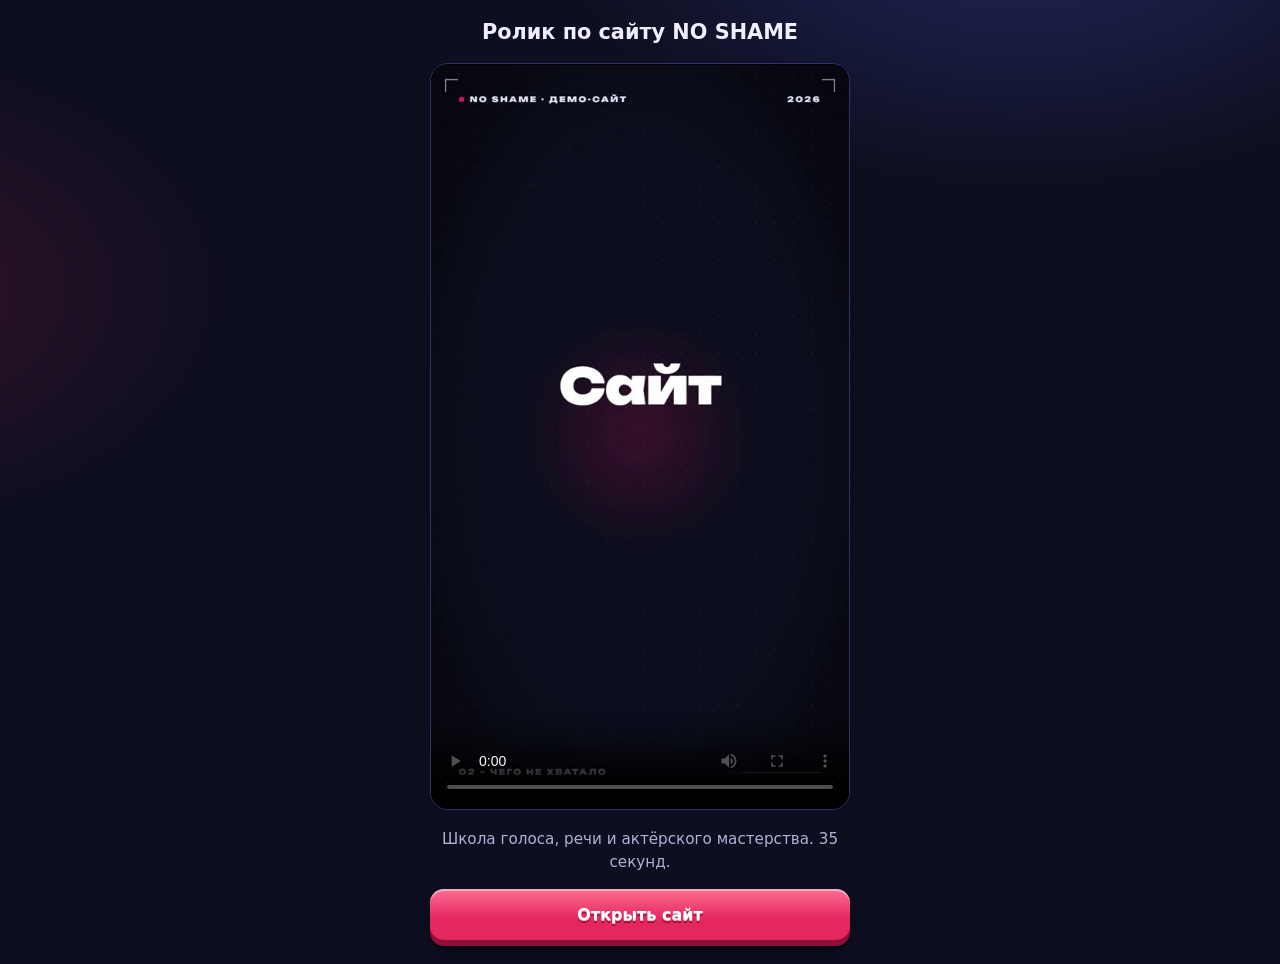
<file: rolik.html>
<!doctype html>
<html lang="ru">
<head>
<meta charset="utf-8">
<meta name="viewport" content="width=device-width, initial-scale=1">
<meta name="robots" content="noindex, nofollow">
<title>Ролик по сайту NO SHAME</title>
<style>
:root{--night:#0d0e1f;--plum:#181638;--line:#34306a;--ice:#f0eeff;--mist:#b4b0d6;--rasp:#e4285f;--rasp-hi:#ff6f93;--rasp-edge:#8c1038}
*{box-sizing:border-box;margin:0}
body{min-height:100vh;background:var(--night);color:var(--ice);font:400 1.05rem/1.55 "Golos Text",system-ui,sans-serif;display:grid;place-items:center;padding:20px;
  background-image:radial-gradient(800px 480px at 80% -10%,rgba(90,108,255,.28),transparent 60%),radial-gradient(600px 400px at -10% 30%,rgba(228,40,95,.18),transparent 60%)}
main{width:min(100%,420px);display:grid;gap:18px;text-align:center}
h1{font:800 1.3rem/1.2 "Unbounded","Arial Black",system-ui,sans-serif}
video{width:100%;aspect-ratio:9/16;border-radius:18px;border:1px solid var(--line);background:#000;display:block}
p{color:var(--mist);font-size:.95rem}
.btn{display:inline-block;text-decoration:none;color:#fff;font:800 1rem/1.2 "Unbounded","Arial Black",system-ui,sans-serif;padding:16px 26px;border-radius:14px;
  background:linear-gradient(180deg,var(--rasp-hi),var(--rasp) 58%);text-shadow:0 1px 0 #ffb3c6,0 2px 0 #b81c48,0 3px 0 #8c1038;
  box-shadow:inset 0 2px 0 rgba(255,255,255,.45),0 2px 0 var(--rasp-edge),0 4px 0 var(--rasp-edge),0 6px 0 var(--rasp-edge),0 14px 22px -6px rgba(0,0,0,.6);transform:translateY(-4px)}
</style>
</head>
<body>
<main>
  <h1>Ролик по сайту NO SHAME</h1>
  <video controls playsinline preload="metadata" poster="rolik/poster.jpg" src="rolik/noshame-rolik.mp4"></video>
  <p>Школа голоса, речи и актёрского мастерства. 35 секунд.</p>
  <a class="btn" href="index.html">Открыть сайт</a>
</main>
</body>
</html>
</file>
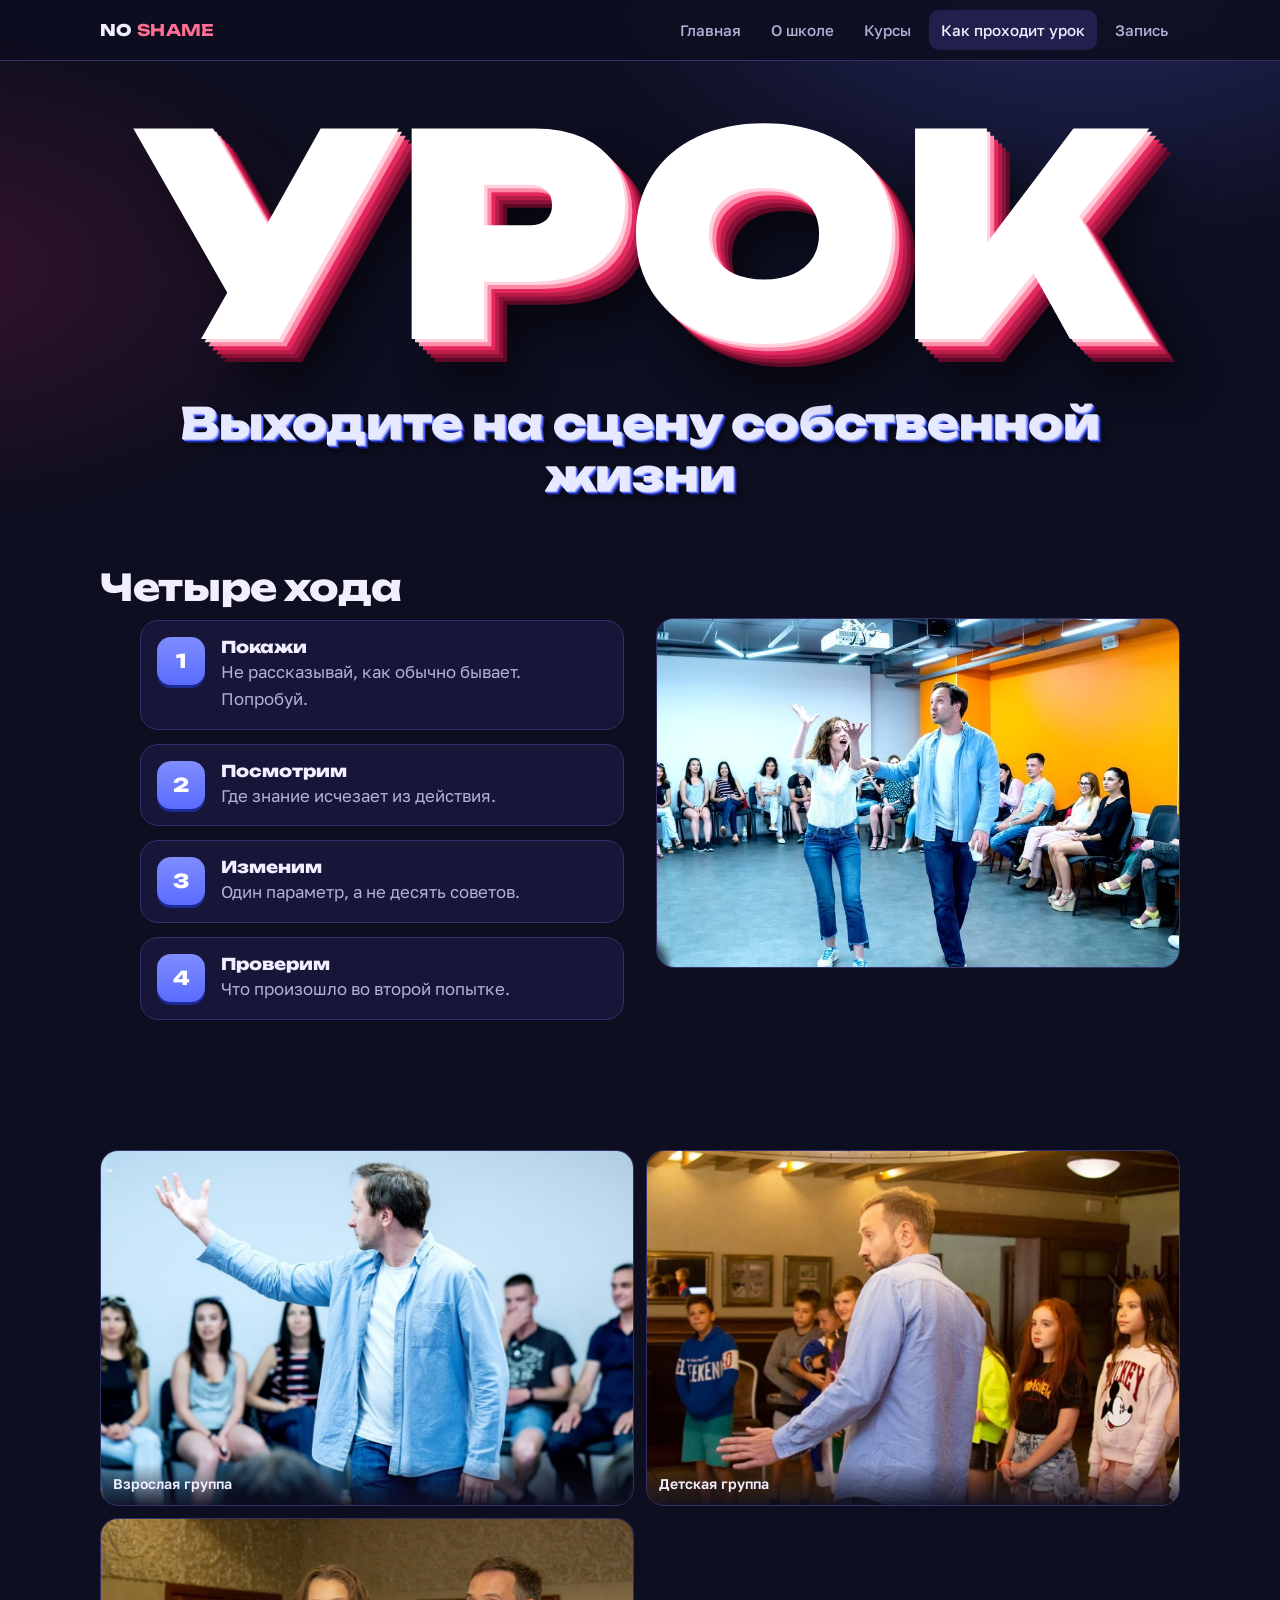
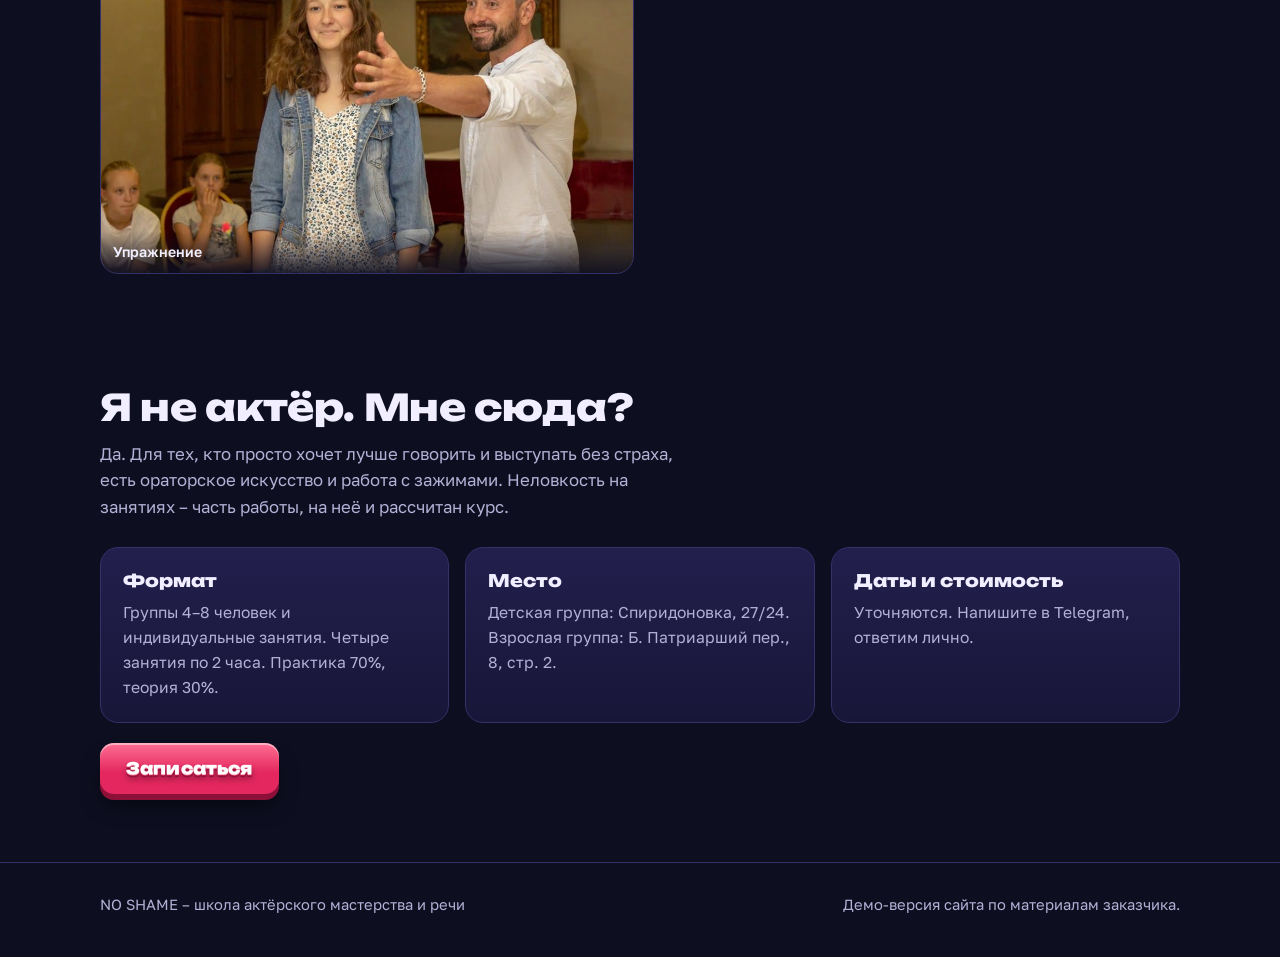
<file: urok.html>
<!doctype html>
<html lang="ru">
<head>
<meta charset="utf-8">
<meta name="viewport" content="width=device-width, initial-scale=1">
<meta name="robots" content="noindex, nofollow">
<title>Как проходит урок – NO SHAME</title>
<meta name="description" content="Как проходит урок в школе NO SHAME: четыре хода, формат группы, адреса занятий.">
<link rel="preconnect" href="https://fonts.googleapis.com">
<link rel="preconnect" href="https://fonts.gstatic.com" crossorigin>
<link href="https://fonts.googleapis.com/css2?family=Unbounded:wght@600;800;900&family=Golos+Text:wght@400;500;600;700&display=swap" rel="stylesheet">
<link rel="stylesheet" href="style.css">
</head>
<body>
<header class="top" id="top">
  <div class="wrap">
    <a class="logo" href="index.html">NO <b>SHAME</b></a>
    <button class="burger" aria-label="Меню" aria-expanded="false" onclick="var t=document.getElementById('top');var o=t.classList.toggle('open');this.setAttribute('aria-expanded',o)">&#9776;</button>
    <nav class="nav" aria-label="Разделы">
      <a href="index.html">Главная</a>
      <a href="o-shkole.html">О школе</a>
      <a href="kurs.html">Курсы</a>
      <a href="urok.html" aria-current="page">Как проходит урок</a>
      <a href="kontakty.html">Запись</a>
    </nav>
  </div>
</header>
<main>
<section class="hero"><div class="wrap">
  <div class="h1box"><h1 class="h1" style="font-size:26cqw">УРОК</h1></div>
  <p class="sub sub3d">Выходите на сцену собственной жизни</p>
</div></section>

<section><div class="wrap split">
  <div>
    <h2>Четыре хода</h2>
    <ol class="steps">
      <li><div><b>Покажи</b><span>Не рассказывай, как обычно бывает. Попробуй.</span></div></li>
      <li><div><b>Посмотрим</b><span>Где знание исчезает из действия.</span></div></li>
      <li><div><b>Изменим</b><span>Один параметр, а не десять советов.</span></div></li>
      <li><div><b>Проверим</b><span>Что произошло во второй попытке.</span></div></li>
    </ol>
  </div>
  <figure class="photo wide"><img src="img/circle.jpg" alt="Занятие в кругу" width="1400" height="582" loading="lazy"></figure>
</div></section>

<section><div class="wrap">
  <div class="gallery"><figure class="g w"><img src="img/lesson-blue.jpg" alt="Занятие взрослой группы" loading="lazy"><figcaption>Взрослая группа</figcaption></figure><figure class="g w"><img src="img/kids.jpg" alt="Занятие детской группы" loading="lazy"><figcaption>Детская группа</figcaption></figure><figure class="g w"><img src="img/girl.jpg" alt="Упражнение в паре" loading="lazy"><figcaption>Упражнение</figcaption></figure></div>
</div></section>

<section><div class="wrap">
  <h2>Я не актёр. Мне сюда?</h2>
  <p class="lead">Да. Для тех, кто просто хочет лучше говорить и выступать без страха, есть ораторское искусство и работа с зажимами. Неловкость на занятиях – часть работы, на неё и рассчитан курс.</p>
  <div class="grid">
    <article class="card"><h3>Формат</h3><p>Группы 4–8 человек и индивидуальные занятия. Четыре занятия по 2 часа. Практика 70%, теория 30%.</p></article>
    <article class="card"><h3>Место</h3><p>Детская группа: Спиридоновка, 27/24.<br>Взрослая группа: Б. Патриарший пер., 8, стр. 2.</p></article>
    <article class="card"><h3>Даты и стоимость</h3><p>Уточняются. Напишите в Telegram, ответим лично.</p></article>
  </div>
  <div style="margin-top:24px"><a class="btn-3d" href="kontakty.html#forma">Записаться</a></div>
</div></section>
</main>
<nav class="tabbar" aria-label="Разделы сайта">
  <a href="index.html">Главная</a> <a href="o-shkole.html">О школе</a> <a href="kurs.html">Курсы</a> <a href="urok.html" aria-current="page">Урок</a> <a href="kontakty.html" class="tab-cta">Запись</a>
</nav>
<footer>
  <div class="wrap">
    <span>NO SHAME – школа актёрского мастерства и речи</span>
    <span>Демо-версия сайта по материалам заказчика.</span>
  </div>
</footer>
</body>
</html>
</file>
<file: style.css>
:root{
  --night:#0d0e1f; --plum:#181638; --plum-2:#221f4d; --line:#34306a;
  --ice:#f0eeff; --mist:#b4b0d6; --rasp:#e4285f; --rasp-hi:#ff6f93; --rasp-edge:#8c1038;
  --blue:#5a6cff; --r:18px;
  --f-d:"Unbounded","Arial Black",system-ui,sans-serif; --f-t:"Golos Text",system-ui,sans-serif;
}
*{box-sizing:border-box;margin:0}
html{scroll-behavior:smooth}
body{background:var(--night);color:var(--ice);font:400 1.05rem/1.6 var(--f-t);-webkit-font-smoothing:antialiased;
  background-image:radial-gradient(900px 500px at 85% -5%,rgba(90,108,255,.28),transparent 60%),radial-gradient(700px 420px at -5% 30%,rgba(228,40,95,.18),transparent 60%);
  background-attachment:fixed}
img{max-width:100%;display:block}
a{color:inherit}
:focus-visible{outline:3px solid var(--rasp-hi);outline-offset:3px}
.wrap{max-width:1120px;margin:0 auto;padding:0 20px}

/* шапка */
.top{position:sticky;top:0;z-index:20;background:rgba(13,14,31,.88);backdrop-filter:blur(8px);border-bottom:1px solid var(--line)}
.top .wrap{display:flex;align-items:center;justify-content:space-between;height:60px}
.logo{font:800 1rem/1 var(--f-d);text-decoration:none;letter-spacing:.02em}
.logo b{color:var(--rasp-hi)}
.nav{display:flex;gap:6px}
.nav a{padding:8px 12px;border-radius:10px;text-decoration:none;color:var(--mist);font-weight:500;font-size:.95rem}
.nav a:hover{color:var(--ice);background:var(--plum)}
.nav a[aria-current="page"]{color:var(--ice);background:var(--plum-2)}
.burger{display:none}
@media (max-width:760px){
  .nav{position:absolute;left:0;right:0;top:60px;flex-direction:column;background:var(--night);border-bottom:1px solid var(--line);padding:8px 20px 14px;display:none}
  .top.open .nav{display:flex}
  .nav a{padding:14px 12px;font-size:1.05rem}
  .burger{display:inline-flex;align-items:center;justify-content:center;width:44px;height:44px;border:1px solid var(--line);border-radius:12px;background:var(--plum);color:var(--ice);font-size:1.3rem;cursor:pointer}
}

/* главная надпись: на всю ширину, жирно, в 3D */
.hero{padding:26px 0 8px}
.h1box{container-type:inline-size;width:100%}
.h1{display:block;white-space:nowrap;text-align:center;font:900 13.4cqw/1.05 var(--f-d);letter-spacing:-.01em;color:#fff;
  text-shadow:.012em .012em 0 #ffd2de,.026em .026em 0 #ff8aa8,.04em .04em 0 #e4285f,.054em .054em 0 #b81c48,.068em .068em 0 #8c1038,.082em .082em 0 #5e0a26,.11em .15em .14em rgba(0,0,0,.55)}
.h1.small{font-size:9.2cqw}
.sub{text-align:center;font:600 clamp(1rem,2.6vw,1.35rem)/1.4 var(--f-t);color:var(--mist);margin:16px auto 0;max-width:34ch}

/* плашка цены сразу под заголовком */
.price{display:flex;justify-content:center;margin:20px 0 0}
.btn-3d,.pill-3d{position:relative;overflow:hidden;display:inline-block;text-decoration:none;font:800 1rem/1.2 var(--f-d);letter-spacing:.01em;color:#fff;
  padding:16px 26px;border-radius:14px;border:0;cursor:pointer;
  background:linear-gradient(180deg,var(--rasp-hi) 0%,var(--rasp) 58%);
  text-shadow:0 1px 0 #ffb3c6,0 2px 0 #b81c48,0 3px 0 #8c1038,0 5px 6px rgba(40,0,15,.5);
  box-shadow:inset 0 2px 0 rgba(255,255,255,.45),0 2px 0 var(--rasp-edge),0 4px 0 var(--rasp-edge),0 6px 0 var(--rasp-edge),0 14px 22px -6px rgba(0,0,0,.6);
  transform:translateY(-4px);transition:transform .15s ease,box-shadow .15s ease;animation:bob 2.8s ease-in-out infinite}
.btn-3d::after,.pill-3d::after{content:"";position:absolute;inset:0;background:linear-gradient(110deg,transparent 30%,rgba(255,255,255,.55) 50%,transparent 70%);transform:translateX(-130%);animation:wave 3.2s ease-in-out infinite;pointer-events:none}
.btn-3d:hover{transform:translateY(-1px);animation-play-state:paused;box-shadow:inset 0 2px 0 rgba(255,255,255,.45),0 2px 0 var(--rasp-edge),0 4px 0 var(--rasp-edge),0 8px 14px -4px rgba(0,0,0,.6)}
.btn-3d:active{transform:translateY(2px);box-shadow:inset 0 2px 0 rgba(255,255,255,.3),0 1px 0 var(--rasp-edge)}
.pill-3d{cursor:default;background:linear-gradient(180deg,#7f8dff 0%,var(--blue) 58%);
  text-shadow:0 1px 0 #c9d0ff,0 2px 0 #2c3bc4,0 3px 0 #1c2a96,0 5px 6px rgba(5,8,50,.5);
  box-shadow:inset 0 2px 0 rgba(255,255,255,.45),0 2px 0 #1c2a96,0 4px 0 #1c2a96,0 6px 0 #1c2a96,0 14px 22px -6px rgba(0,0,0,.6)}
@keyframes wave{0%{transform:translateX(-130%)}55%,100%{transform:translateX(130%)}}
@keyframes bob{0%,100%{transform:translateY(-4px)}50%{transform:translateY(-6px)}}
@media (prefers-reduced-motion:reduce){.btn-3d,.pill-3d{animation:none}.btn-3d::after,.pill-3d::after{animation:none;display:none}html{scroll-behavior:auto}}

/* фото справа под заголовком: на всех экранах */
.heroRow{display:grid;grid-template-columns:1.1fr .9fr;gap:28px;align-items:center;margin-top:34px}
.heroRow .copy{display:grid;gap:18px}
.heroRow .copy p{color:var(--mist);max-width:46ch}
.cta{display:flex;flex-wrap:wrap;gap:16px;align-items:center}
.photo{position:relative;border-radius:var(--r);overflow:hidden;aspect-ratio:4/5;border:1px solid var(--line);
  background:radial-gradient(120% 90% at 30% 10%,#3b3790 0%,#1b1840 55%,#100f26 100%);display:grid;place-items:center;text-align:center;padding:16px}
.photo span{font:800 clamp(2.4rem,9vw,4.4rem)/1 var(--f-d);color:rgba(255,255,255,.14)}
.photo figcaption{position:absolute;left:0;right:0;bottom:0;padding:12px 14px;font-size:.9rem;color:var(--ice);background:linear-gradient(0deg,rgba(13,14,31,.9),transparent)}
@media (max-width:640px){.heroRow{grid-template-columns:1fr 1fr;gap:14px}.heroRow .copy p{font-size:.95rem}.cta{flex-direction:column;align-items:flex-start}}

/* блоки */
section{padding:56px 0}
h2{font:800 clamp(1.5rem,4.4vw,2.3rem)/1.15 var(--f-d);letter-spacing:-.01em;margin-bottom:12px}
.lead{color:var(--mist);max-width:60ch;margin-bottom:26px}
.grid{display:grid;gap:16px;grid-template-columns:repeat(3,1fr)}
.card{background:linear-gradient(180deg,var(--plum-2),var(--plum));border:1px solid var(--line);border-radius:var(--r);padding:22px}
.card h3{font:800 1.08rem/1.25 var(--f-d);margin-bottom:8px}
.card p{color:var(--mist);font-size:.98rem}
.card .tagline{display:inline-block;margin-top:14px;padding:6px 12px;border-radius:999px;background:rgba(228,40,95,.16);color:var(--rasp-hi);font-weight:600;font-size:.88rem}
@media (max-width:860px){.grid{grid-template-columns:1fr}}
.steps{counter-reset:s;display:grid;gap:14px;max-width:760px}
.steps li{list-style:none;counter-increment:s;display:grid;grid-template-columns:48px 1fr;gap:16px;align-items:start;padding:16px;border:1px solid var(--line);border-radius:var(--r);background:var(--plum)}
.steps li::before{content:counter(s);display:grid;place-items:center;width:48px;height:48px;border-radius:14px;font:800 1.2rem var(--f-d);
  background:linear-gradient(180deg,#7f8dff,var(--blue));box-shadow:0 3px 0 #1c2a96;color:#fff}
.steps b{display:block;font:800 1.02rem var(--f-d);margin-bottom:2px}
.steps span{color:var(--mist)}
.split{display:grid;grid-template-columns:1fr 1fr;gap:32px;align-items:center}
@media (max-width:760px){.split{grid-template-columns:1fr}}
.quote{font:700 clamp(1.25rem,3.6vw,1.9rem)/1.3 var(--f-d);padding:28px;border-left:6px solid var(--rasp);background:var(--plum);border-radius:0 var(--r) var(--r) 0}

/* форма */
form{display:grid;gap:14px;max-width:520px}
label{font-weight:600;font-size:.95rem}
input,select,textarea{width:100%;margin-top:6px;padding:14px;border-radius:12px;border:1px solid var(--line);background:var(--plum);color:var(--ice);font:inherit}
input::placeholder,textarea::placeholder{color:#8783b3}
.note{color:var(--mist);font-size:.9rem}
.ok{display:none;padding:14px;border-radius:12px;background:rgba(90,108,255,.18);border:1px solid var(--blue)}
.contacts{display:grid;gap:10px}
.contacts a{font-weight:700;text-decoration:none;border-bottom:2px solid var(--rasp)}


/* фото и крупные подзаголовки */
.photo img{position:absolute;inset:0;width:100%;height:100%;object-fit:cover;object-position:50% 28%}
.photo.tall{aspect-ratio:3/4;padding:0}
.photo.wide{aspect-ratio:3/2;padding:0}
.photo figcaption{z-index:1}
h2.big{font:800 clamp(1.5rem,3.6vw,2.4rem)/1.15 var(--f-d)}
.grid4{display:grid;gap:16px;grid-template-columns:repeat(4,1fr)}
@media (max-width:1000px){.grid4{grid-template-columns:repeat(2,1fr)}}
@media (max-width:560px){.grid4{grid-template-columns:1fr}}

/* живые надписи: объём + бегущая волна блика по тексту */
.wave3d{position:relative;display:block;white-space:pre;text-align:center;font-family:var(--f-d);font-weight:900;line-height:1.12;text-decoration:none}
.wave3d::after{content:attr(data-t);position:absolute;left:0;right:0;top:0;text-align:center;white-space:pre;
  background:linear-gradient(105deg,transparent 38%,rgba(255,255,255,.95) 50%,transparent 62%);background-size:260% 100%;background-position:130% 0;
  -webkit-background-clip:text;background-clip:text;color:transparent;text-shadow:none;animation:textwave 3.4s ease-in-out infinite;pointer-events:none}
@keyframes textwave{0%{background-position:130% 0}60%,100%{background-position:-30% 0}}
.wave-blue{color:#e6e9ff;text-shadow:.012em .012em 0 #b7c0ff,.026em .026em 0 #7f8dff,.04em .04em 0 #5a6cff,.054em .054em 0 #3a49d8,.068em .068em 0 #1c2a96,.082em .082em 0 #111c6b,.11em .15em .14em rgba(0,0,0,.55)}
.wave-red{color:#ff5148;text-shadow:.012em .012em 0 #ffb0aa,.026em .026em 0 #ff6d64,.04em .04em 0 #e8281f,.054em .054em 0 #bd1a12,.068em .068em 0 #8c110b,.082em .082em 0 #5e0a07,.11em .15em .14em rgba(0,0,0,.55)}
.live{animation:bob 2.8s ease-in-out infinite;transition:transform .15s}
.live:hover{animation-play-state:paused;transform:translateY(-1px)}
@media (prefers-reduced-motion:reduce){.wave3d::after{animation:none;display:none}.live{animation:none}}

/* подзаголовок школы: крупно и в 3D */
.sub.sub3d{font:800 clamp(1.7rem,3.9vw,2.7rem)/1.2 var(--f-d);max-width:min(100%,24em);color:#e6e9ff;letter-spacing:-.005em;
  text-shadow:.012em .012em 0 #b7c0ff,.026em .026em 0 #7f8dff,.04em .04em 0 #5a6cff,.054em .054em 0 #3a49d8,.068em .068em 0 #1c2a96,.082em .082em 0 #111c6b,.11em .15em .14em rgba(0,0,0,.55)}

/* галерея и нижняя панель вкладок на телефоне */
.gallery{display:grid;grid-template-columns:repeat(4,1fr);gap:12px;margin-top:18px}
.gallery .g{margin:0;position:relative;border-radius:var(--r);overflow:hidden;border:1px solid var(--line);background:var(--plum);aspect-ratio:4/5}
.gallery .g.w{grid-column:span 2;aspect-ratio:3/2}
.gallery .g img{width:100%;height:100%;object-fit:cover;object-position:50% 25%;display:block}
.gallery .g figcaption{position:absolute;left:0;right:0;bottom:0;padding:10px 12px;font-size:.88rem;font-weight:600;background:linear-gradient(0deg,rgba(13,14,31,.9),transparent)}
@media (max-width:760px){.gallery{grid-template-columns:1fr;gap:10px}.gallery .g,.gallery .g.w{grid-column:auto;aspect-ratio:4/3}.gallery .g img{object-position:50% 22%}}
.tabbar{display:none}
@media (max-width:760px){
  .burger,.top .nav{display:none !important}
  body{padding-bottom:78px}
  .tabbar{display:grid;grid-template-columns:repeat(5,1fr);gap:6px;position:fixed;left:0;right:0;bottom:0;z-index:30;padding:8px 8px calc(8px + env(safe-area-inset-bottom));background:rgba(13,14,31,.96);border-top:1px solid var(--line);backdrop-filter:blur(8px)}
  .tabbar a{display:grid;place-items:center;min-height:48px;padding:6px 2px;border-radius:12px;text-decoration:none;color:var(--mist);font-weight:600;font-size:.74rem;line-height:1.15;text-align:center;background:var(--plum)}
  .tabbar a[aria-current="page"]{color:#fff;background:var(--plum-2);box-shadow:inset 0 -3px 0 var(--rasp-hi)}
  .tabbar a.tab-cta{color:#fff;background:linear-gradient(180deg,var(--rasp-hi),var(--rasp));box-shadow:0 3px 0 var(--rasp-edge)}
}

.sitemap{display:grid;gap:12px;grid-template-columns:repeat(5,1fr)}
.map{display:grid;gap:6px;padding:16px;border-radius:var(--r);text-decoration:none;border:1px solid var(--line);background:linear-gradient(180deg,var(--plum-2),var(--plum))}
.map b{font:800 1rem/1.2 var(--f-d)}
.map span{color:var(--mist);font-size:.92rem}
.map:hover{border-color:var(--rasp-hi)}
@media (max-width:1000px){.sitemap{grid-template-columns:repeat(2,1fr)}}
@media (max-width:560px){.sitemap{grid-template-columns:1fr}}
footer{border-top:1px solid var(--line);padding:30px 0 40px;color:var(--mist);font-size:.92rem}
footer .wrap{display:flex;flex-wrap:wrap;gap:14px 28px;justify-content:space-between}
</file>
